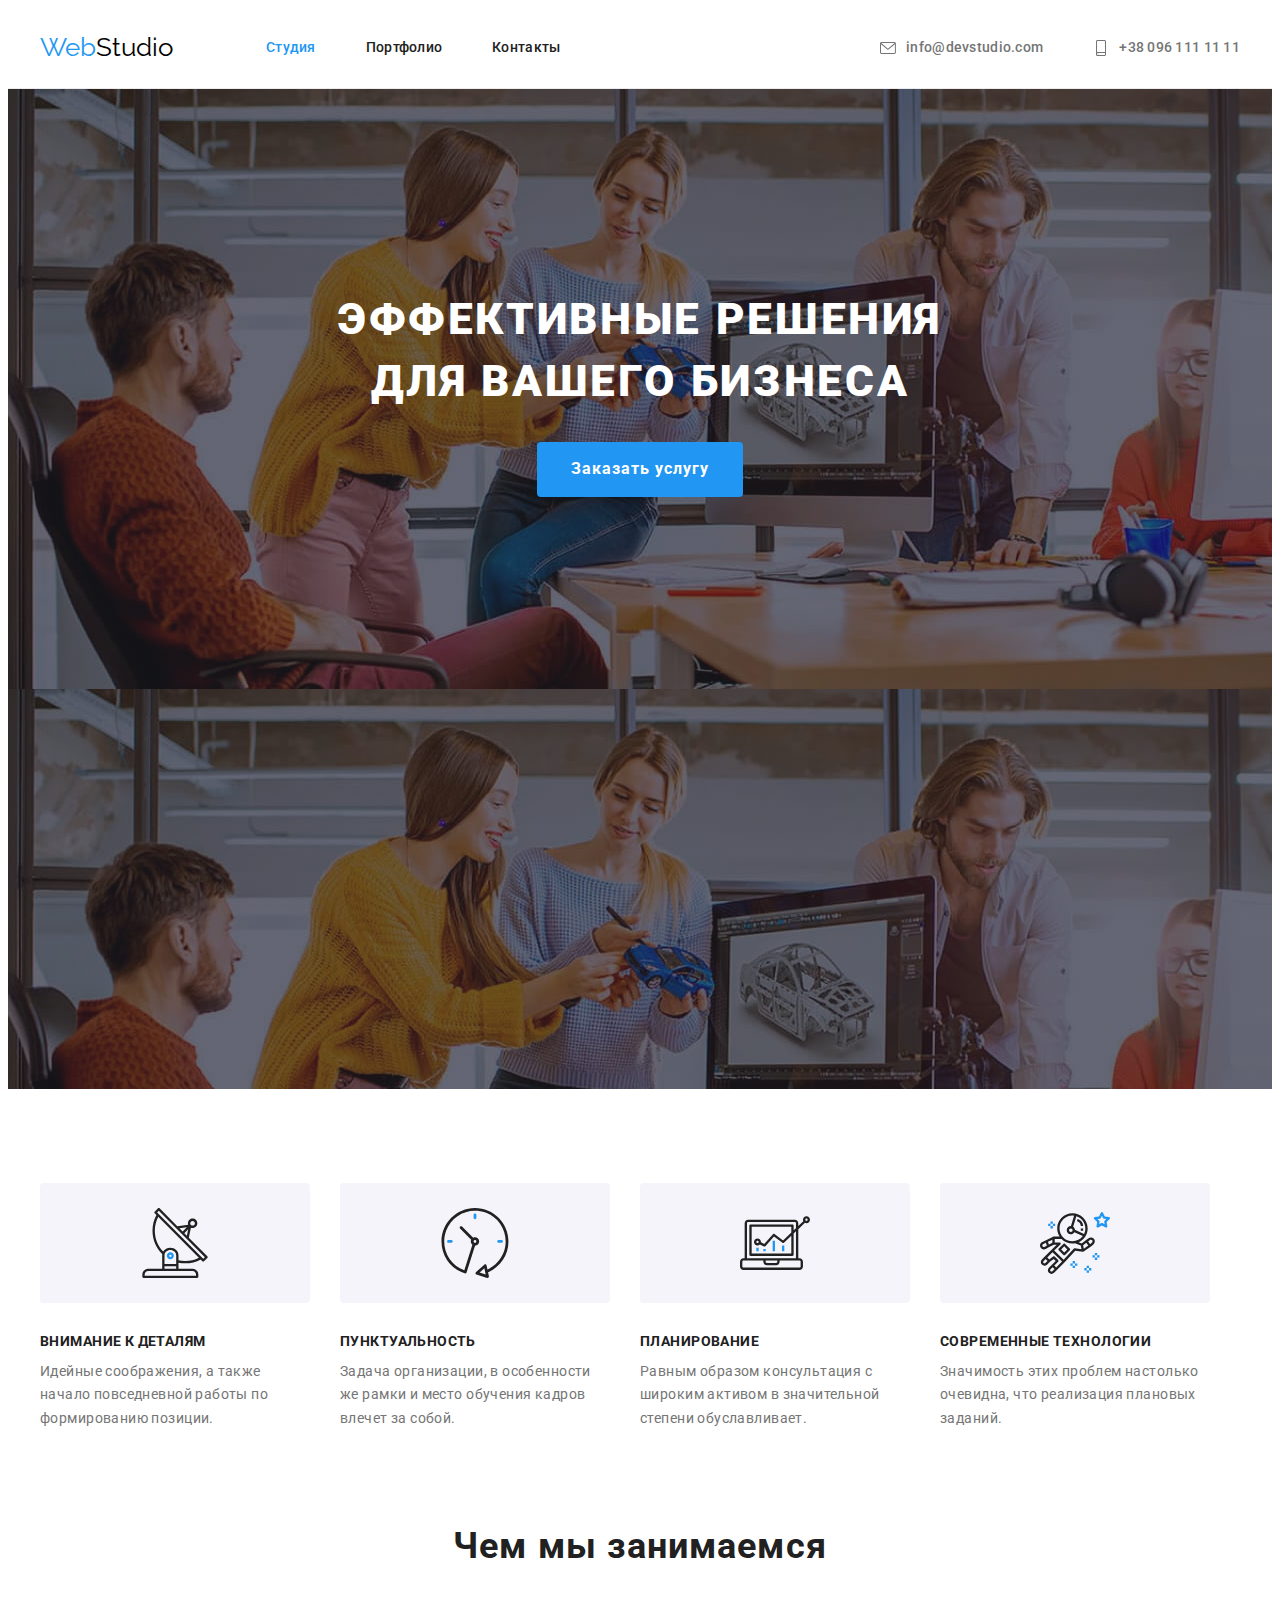
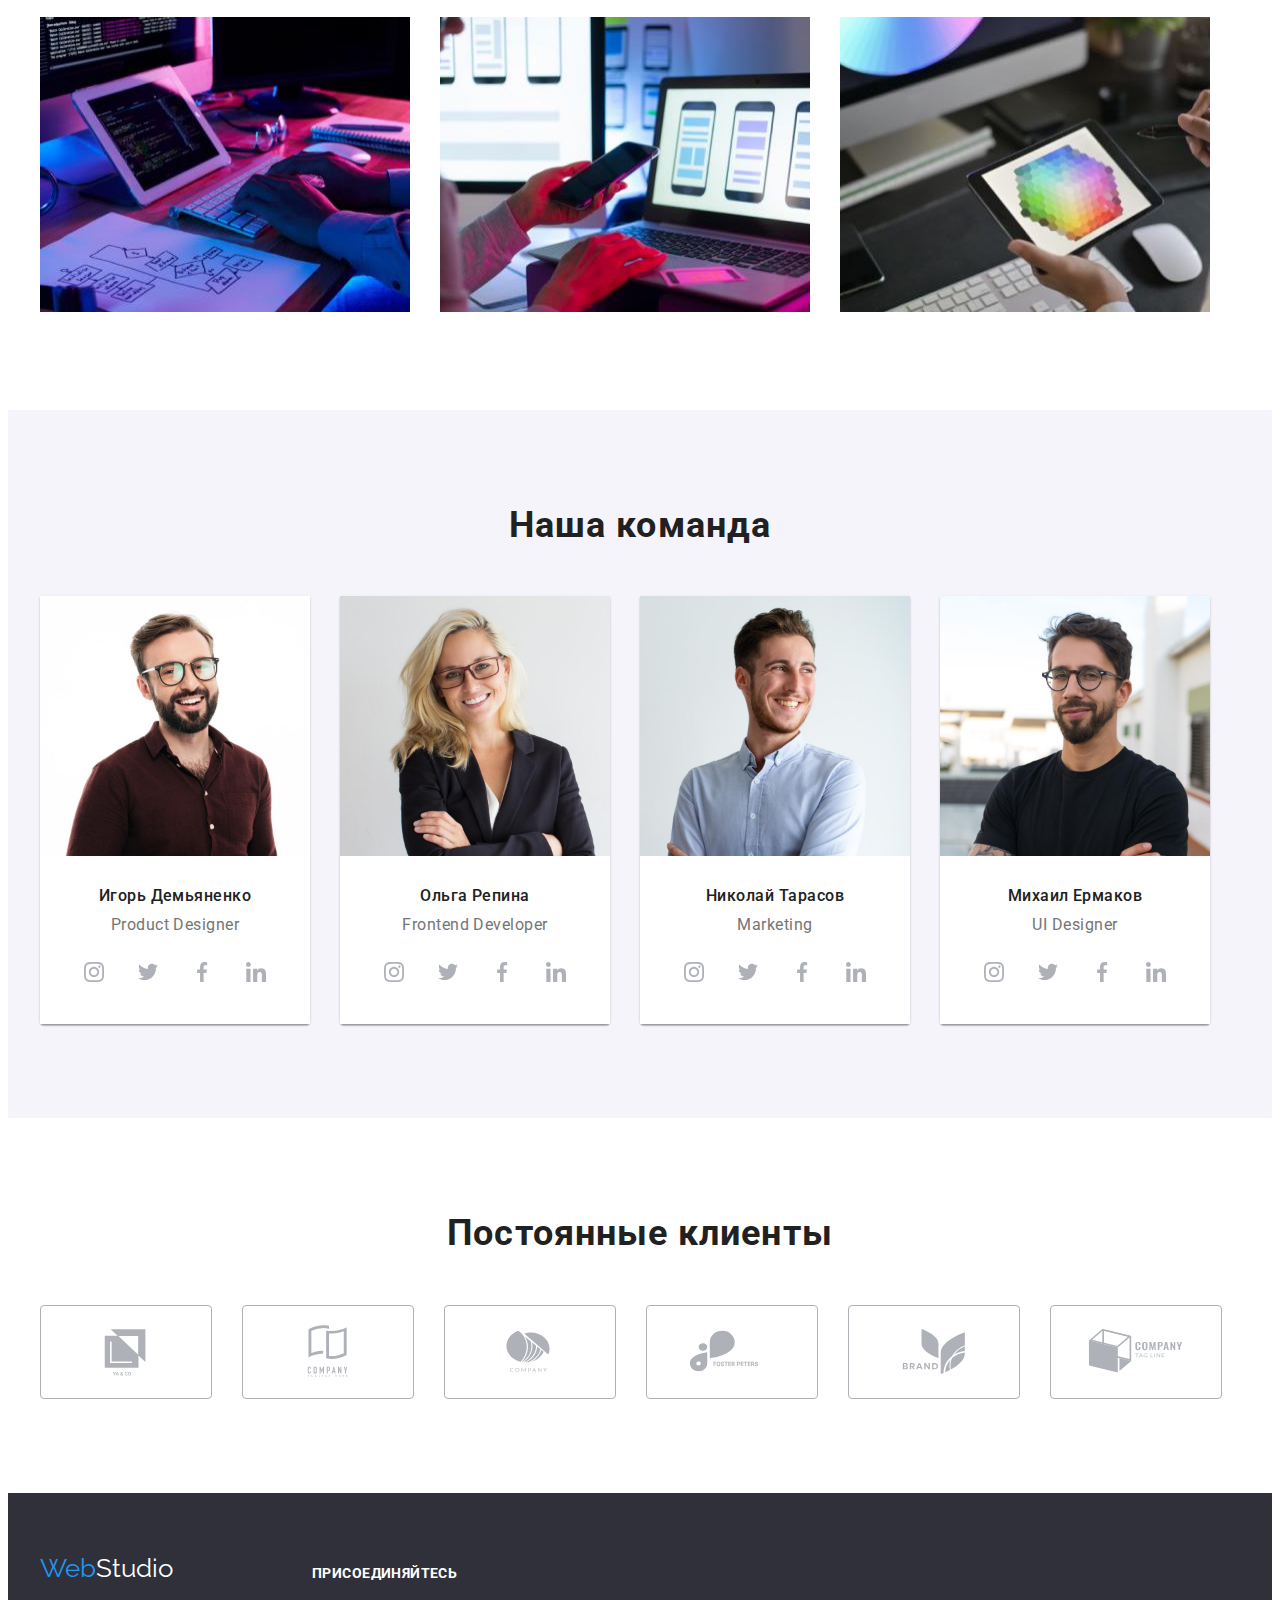
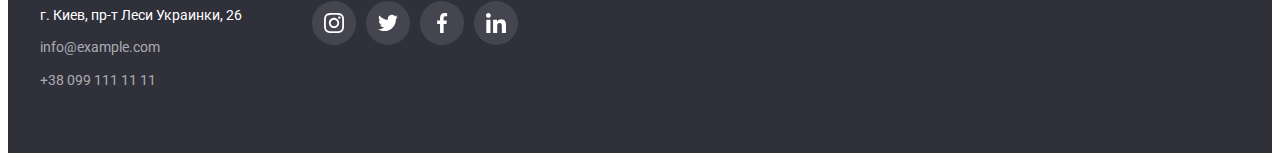
<file: index.html>
<!DOCTYPE html>
<html lang="ru">
<head>
    <meta charset="UTF-8">
    <meta http-equiv="X-UA-Compatible" content="IE=edge">
    <meta name="viewport" content="width=device-width, initial-scale=1.0">
    <title>WebStudio</title>
    
    <link rel="preconnect" href="https://fonts.googleapis.com">
    <link rel="preconnect" href="https://fonts.gstatic.com" crossorigin>
    <link href="https://fonts.googleapis.com/css2?family=Raleway:wght@700&family=Roboto:wght@400;500;700;900&display=swap" rel="stylesheet">
    
    <link rel="stylesheet" href="https://cdnjs.cloudflare.com/ajax/libs/modern-normalize/1.1.0/modern-normalize.min.css" integrity="sha512-wpPYUAdjBVSE4KJnH1VR1HeZfpl1ub8YT/NKx4PuQ5NmX2tKuGu6U/JRp5y+Y8XG2tV+wKQpNHVUX03MfMFn9Q==" crossorigin="anonymous" referrerpolicy="no-referrer">
    
    <link rel="stylesheet" href="./css/style.css">
</head>

<body class="body">
    <header class="header"> 
        <div class="page-header conteiner">
            
            <a href="./index.html" class="logo"><span class="logo-web">Web</span>Studio</a>
            
            <nav>                
                <ul class="site-nav list">
                    <li class="item">
                        <a href="./index.html" class="link current">Cтудия</a>
                    </li>
                    <li class="item">
                        <a href="./portfolio.html" class="link">Портфолио</a>
                    </li>
                    <li class="item">
                        <a href="#" class="link">Контакты</a>
                    </li>
                </ul>        
            </nav>

            <ul class="contact list">
                <li class="item">
                     
                    <a href="mailto:info@devstudio.com" class="contact-item">
                        <svg class="contact-icon" width="16" height="16">
                            <use href="./images/icon.svg#icon-envelope" class="icon-envelope"></use>
                        </svg>info@devstudio.com
                    </a>
                </li>

                <li class="item">
                    
                    <a href="tel:+380961111111" class="contact-item">
                        <svg class="contact-icon" width="16" height="16">
                            <use href="./images/icon.svg#icon-smartphone" class="icon-smartphone"></use>
                        </svg>
                        +38 096 111 11 11</a>
                </li>
            </ul>
            
        </div>       
        
    </header>
    <main>
        <section class="hat">
            <div class="overlay">
                <h1 class="hat-title">Эффективные решения<br>для вашего бизнеса</h1>
                <button type="button" class="button">Заказать услугу</button>
            </div>
                
        </section>

        <section class="feature section">
            
            <div class="conteiner">

                <ul class="features list">
                    
                    <li class="item">
                        <div class="features-icon">
                            <svg class="" width="70" height="70">
                                <use href="./images/icon.svg#icon-antenna"></use>
                            </svg>
                        </div>
                        
                        <h3 class="features-title">Внимание к деталям</h3>
                        <p class="features-text">
                            Идейные соображения, а также начало повседневной работы по формированию позиции.
                        </p>
                    </li>

                    <li class="item">
                        <div class="features-icon">
                            <svg class="" width="70" height="70">
                                <use href="./images/icon.svg#icon-clock"></use>
                            </svg>
                        </div>
                        <h3 class="features-title">Пунктуальность</h3>
                        <p class="features-text">
                            Задача организации, в особенности же рамки и место обучения кадров влечет за собой.
                        </p>
                    </li>

                    <li class="item">
                        <div class="features-icon">
                            <svg class="" width="70" height="70">
                                <use href="./images/icon.svg#icon-diagram"></use>
                            </svg>
                        </div>
                        <h3 class="features-title">Планирование</h3>
                        <p class="features-text">
                            Равным образом консультация с широким активом в значительной степени обуславливает.
                        </p>
                    </li>

                    <li class="item">
                        <div class="features-icon">
                            <svg class="" width="70" height="70">
                                <use href="./images/icon.svg#icon-astronaut"></use>
                            </svg>
                        </div>
                        <h3 class="features-title">Современные технологии</h3>
                        <p class="features-text">
                            Значимость этих проблем настолько очевидна, что реализация плановых заданий.
                        </p>
                    </li>
                    
                </ul>

            </div>
                                  
        </section>
        
        <section class="work section">
            <div class="conteiner">
                
                <h2 class="work-title">Чем мы занимаемся</h2>

                <ul class="work-list list">
                    
                    <li class="item">
                        <img src="./images/img1.jpg" alt="Дизайн" width="370" height="295">
                    </li>

                    <li class="item">
                        <img src="./images/img2.jpg" alt="Пишем код" width="370" height="295">
                    </li>

                    <li class="item">
                        <img src="./images/img3.jpg" alt="Стилизируем" width="370" height="295">
                    </li>
                </ul>

            </div>
            
        </section>

        <section class="team section">
            <div class="conteiner">
                <h2 class="team-title">Наша команда</h2>
                <ul class="team-list list">
                    <li class="team-list-item item">
                        <img src="./images/igor_demyanenko.jpg" alt="Игорь Демьяненко" width="270" height="260" class="team-pic">
                        <div class="team-blok">
                            <h3 class="team-name">Игорь Демьяненко</h3>
                            <p class="team-career">Product Designer</p>
                            <div class="team-social-blok">
                                <ul class="team-social-list list">
                                    <li class="item">
                                        <a href="#" class="team-social-link">
                                            <svg class="team-social-icon" height="20" width="20">
                                                <use href="./images/icon.svg#icon-instagram" class="team-icon"></use>
                                            </svg>
                                        </a>                                    
                                    </li>

                                    <li class="item">
                                        <a href="#" class="team-social-link">
                                            <svg class="team-social-icon" height="20" width="20">
                                                <use href="./images/icon.svg#icon-twitter" class="team-icon"></use>
                                            </svg>
                                        </a>
                                    </li>

                                    <li class="item">
                                        <a href="#" class="team-social-link">
                                            <svg class="team-social-icon" height="20" width="20">
                                                <use href="./images/icon.svg#icon-facebook" class="team-icon"></use>
                                            </svg>
                                        </a>
                                    </li>

                                    <li class="item">
                                        <a href="#" class="team-social-link">
                                            <svg class="team-social-icon" height="20" width="20">
                                                <use href="./images/icon.svg#icon-linkedin" class="team-icon"></use>
                                            </svg>
                                        </a>
                                    </li>
                                </ul>
                            </div>                    
                        </div>                    
                    </li>

                    <li class="team-list-item item">
                        <img src="./images/olga_repina.jpg" alt="Ольга Репина" width="270" height="260" class="team-pic">
                        <div class="team-blok">
                            <h3 class="team-name">Ольга Репина</h3>
                            <p class="team-career">Frontend Developer</p>
                            <div class="team-social-blok">
                                <ul class="team-social-list list">
                                    <li class="item">
                                        <a href="#" class="team-social-link">
                                            <svg class="team-social-icon" height="20" width="20">
                                                <use href="./images/icon.svg#icon-instagram" class="team-icon"></use>
                                            </svg>
                                        </a>                                    
                                    </li>

                                    <li class="item">
                                        <a href="#" class="team-social-link">
                                            <svg class="team-social-icon" height="20" width="20">
                                                <use href="./images/icon.svg#icon-twitter" class="team-icon"></use>
                                            </svg>
                                        </a>
                                    </li>

                                    <li class="item">
                                        <a href="#" class="team-social-link">
                                            <svg class="team-social-icon" height="20" width="20">
                                                <use href="./images/icon.svg#icon-facebook" class="team-icon"></use>
                                            </svg>
                                        </a>
                                    </li>

                                    <li class="item">
                                        <a href="#" class="team-social-link">
                                            <svg class="team-social-icon" height="20" width="20">
                                                <use href="./images/icon.svg#icon-linkedin" class="team-icon"></use>
                                            </svg>
                                        </a>
                                    </li>
                                </ul>
                            </div>

                        </div>                    
                    </li>

                    <li class="team-list-item item">
                        <img src="./images/nikolay_tarasov.jpg" alt="Николай Тарасов" width="270" height="260" class="team-pic">
                        <div class="team-blok">
                            <h3 class="team-name">Николай Тарасов</h3>
                            <p class="team-career">Marketing</p>
                            <div class="team-social-blok">
                                <ul class="team-social-list list">
                                    <li class="item">
                                        <a href="#" class="team-social-link">
                                            <svg class="team-social-icon" height="20" width="20">
                                                <use href="./images/icon.svg#icon-instagram" class="team-icon"></use>
                                            </svg>
                                        </a>                                    
                                    </li>

                                    <li class="item">
                                        <a href="#" class="team-social-link">
                                            <svg class="team-social-icon" height="20" width="20">
                                                <use href="./images/icon.svg#icon-twitter" class="team-icon"></use>
                                            </svg>
                                        </a>
                                    </li>

                                    <li class="item">
                                        <a href="#" class="team-social-link">
                                            <svg class="team-social-icon" height="20" width="20">
                                                <use href="./images/icon.svg#icon-facebook" class="team-icon"></use>
                                            </svg>
                                        </a>
                                    </li>

                                    <li class="item">
                                        <a href="#" class="team-social-link">
                                            <svg class="team-social-icon" height="20" width="20">
                                                <use href="./images/icon.svg#icon-linkedin" class="team-icon"></use>
                                            </svg>
                                        </a>
                                    </li>
                                </ul>
                            </div>
                        </div>                    
                    </li>

                    <li class="team-list-item item">
                        <img src="./images/mikhail_ermakov.jpg" alt="Михаил Ермаков" width="270" height="260" class="team-pic">
                        <div class="team-blok">
                            <h3 class="team-name">Михаил Ермаков</h3>
                            <p class="team-career">UI Designer</p>
                            <div class="team-social-blok">
                                <ul class="team-social-list list">
                                    <li class="item">
                                        <a href="#" class="team-social-link">
                                            <svg class="team-social-icon" height="20" width="20">
                                                <use href="./images/icon.svg#icon-instagram" class="team-icon"></use>
                                            </svg>
                                        </a>                                    
                                    </li>

                                    <li class="item">
                                        <a href="#" class="team-social-link">
                                            <svg class="team-social-icon" height="20" width="20">
                                                <use href="./images/icon.svg#icon-twitter" class="team-icon"></use>
                                            </svg>
                                        </a>
                                    </li>

                                    <li class="item">
                                        <a href="#" class="team-social-link">
                                            <svg class="team-social-icon" height="20" width="20">
                                                <use href="./images/icon.svg#icon-facebook" class="team-icon"></use>
                                            </svg>
                                        </a>
                                    </li>

                                    <li class="item">
                                        <a href="#" class="team-social-link">
                                            <svg class="team-social-icon" height="20" width="20">
                                                <use href="./images/icon.svg#icon-linkedin" class="team-icon"></use>
                                            </svg>
                                        </a>
                                    </li>
                                </ul>
                            </div>
                        </div>
                    </li>

                </ul>

            </div>
            
        </section>

        <section class="clients section">
            <div class="conteiner">
                <h2 class="clients-title">Постоянные клиенты</h2>
                <ul class="clients-list list">
                    
                    <li class="clients-item item">
                       <a href="#" class="clients-link">
                        <svg class="clients-icon" width="106" height="60">
                            <use href="./images/icon.svg#icon-client-one" class="client-one"></use>
                        </svg>
                       </a> 
                    </li>
                    <li class="clients-item item">
                       <a href="#" class="clients-link">
                        <svg class="clients-icon" width="106" height="60">
                            <use href="./images/icon.svg#icon-client-two" class="client-two"></use>
                        </svg>
                       </a> 
                    </li>
                    <li class="clients-item item">
                       <a href="#" class="clients-link">
                        <svg class="clients-icon" width="106" height="60">
                            <use href="./images/icon.svg#icon-client-three" class="client-three"></use>
                        </svg>
                       </a> 
                    </li>
                    <li class="clients-item item">
                       <a href="#" class="clients-link">
                        <svg class="clients-icon" width="106" height="60">
                            <use href="./images/icon.svg#icon-client-four" class="client-four"></use>
                        </svg>
                       </a> 
                    </li>
                    <li class="clients-item item">
                       <a href="#" class="clients-link">
                        <svg class="clients-icon" width="106" height="60">
                            <use href="./images/icon.svg#icon-client-five" class="client-five"></use>
                        </svg>
                       </a> 
                    </li>
                    <li class="clients-item item">
                       <a href="#" class="clients-link">
                        <svg class="clients-icon" width="106" height="60">
                            <use href="./images/icon.svg#icon-client-six" class="client-six"></use>
                        </svg>
                       </a> 
                    </li>
                </ul>
            </div>
        </section>
    </main> 
    <footer class="footer">
        <div class="conteiner">
            <div class="footer-page">
                <a href="./index.html" class="logo">
                    <span class="logo-web">Web</span>Studio
                </a>
                <address  class="footer-address">
                    <ul class="address-list list">
                        <li class="item">г. Киев, пр-т Леси Украинки, 26</li>
        
                        <li class="item">
                            <a href="mailto:info@example.com" class="footer-link">info@example.com</a>
                        </li>
                        
                        <li class="item">
                            <a href="tel:+380991111111" class="footer-link">+38 099 111 11 11</a>
                        </li>
                    </ul>
                </address>
            </div>
            <div class="footer-social">
                <h3 class="footer-title">ПРИСОЕДИНЯЙТЕСЬ</h3>
                <ul class="footer-social-list list">
                    <li class="footer-social-item item">
                        <a class="footer-social-link">
                            <svg class="footer-social-icon" width="20" height="20">
                                <use href="./images/icon.svg#icon-instagram"></use>
                            </svg>
                        </a>
                    </li>
                    <li class="footer-social-item item">
                        <a class="footer-social-link">
                            <svg class="footer-social-icon" width="20" height="20">
                                <use href="./images/icon.svg#icon-twitter"></use>
                            </svg>
                        </a>
                    </li>
                    <li class="footer-social-item item">
                        <a class="footer-social-link">
                            <svg class="footer-social-icon" width="20" height="20">
                                <use href="./images/icon.svg#icon-facebook"></use>
                            </svg>
                        </a>
                    </li>
                    <li class="footer-social-item item">
                        <a class="footer-social-link">
                            <svg class="footer-social-icon" width="20" height="20">
                                <use href="./images/icon.svg#icon-linkedin"></use>
                            </svg>
                        </a>
                    </li>
                </ul>
            </div>
        </div>
        
        
    </footer>   
</body>
</html>
</file>
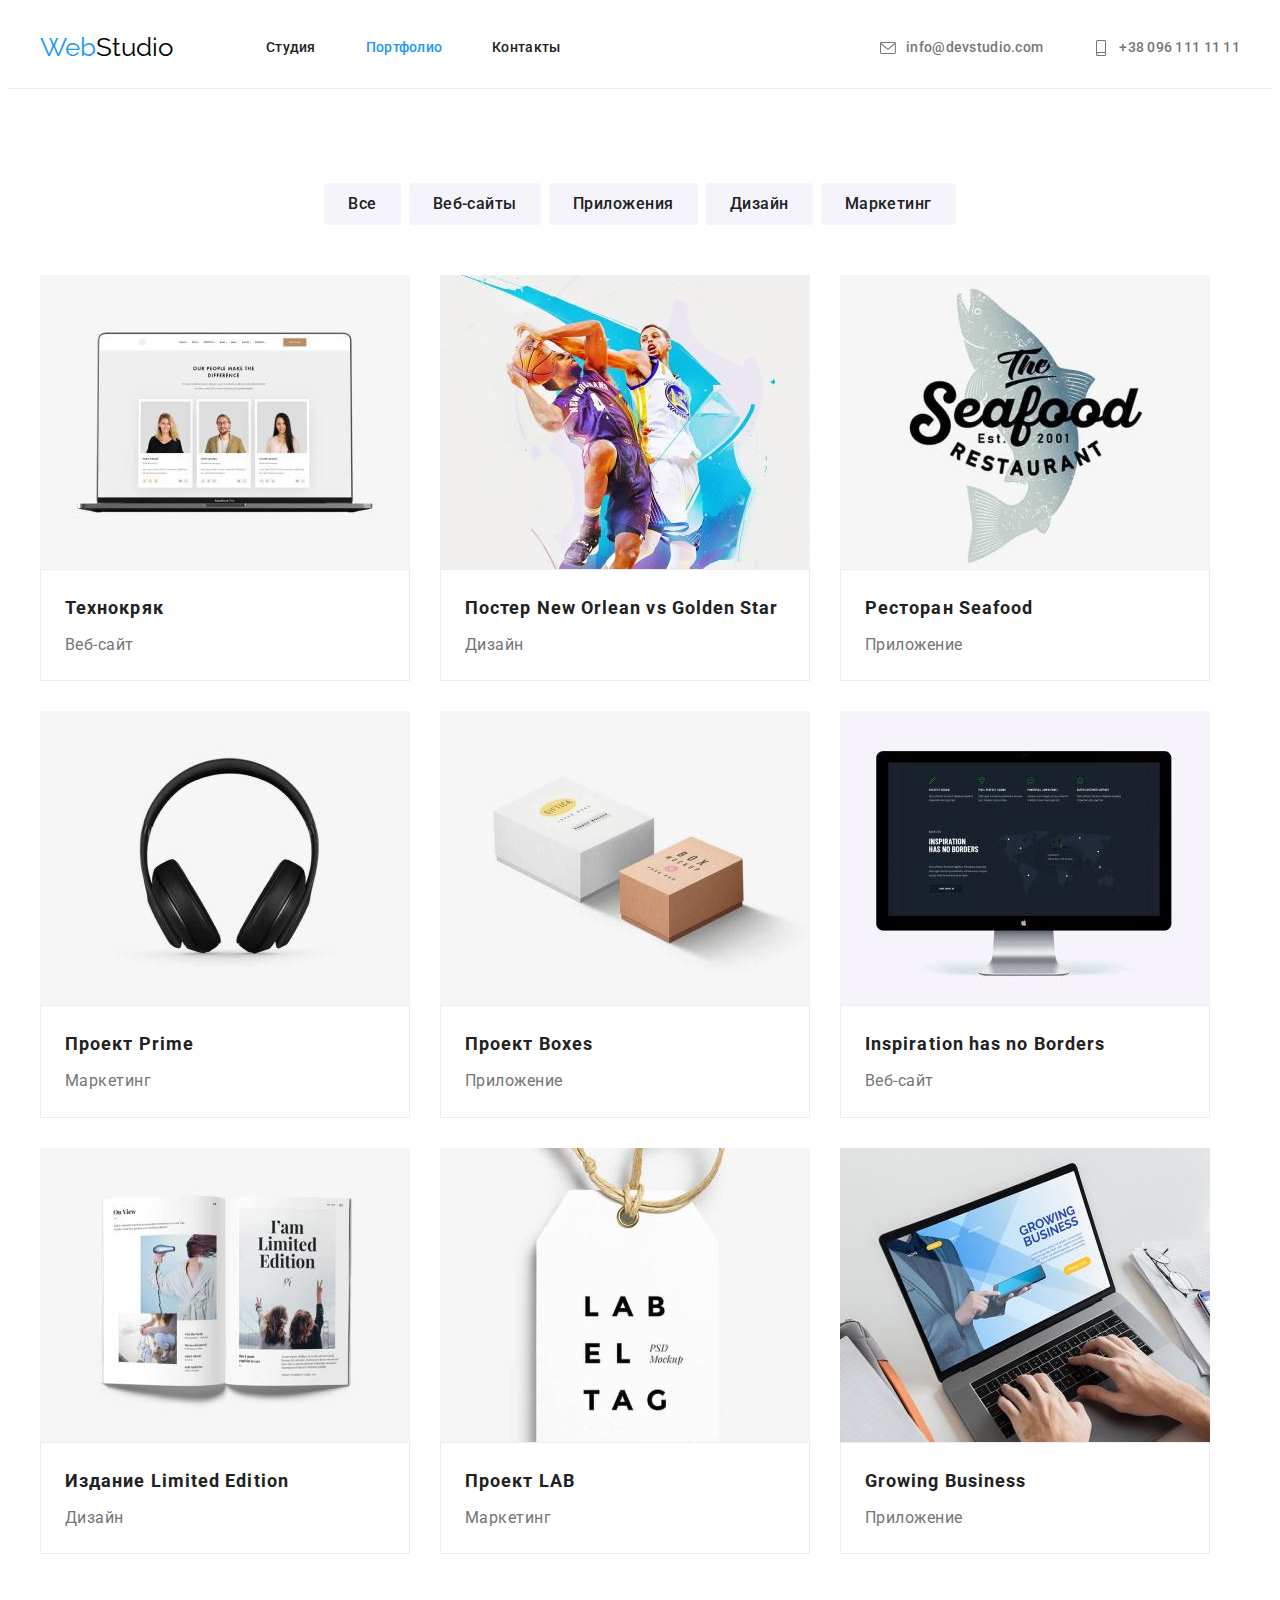
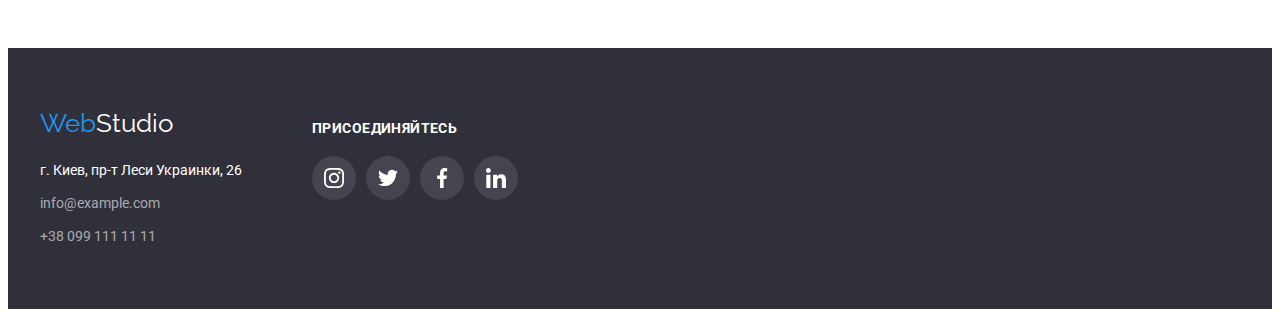
<file: portfolio.html>
<!DOCTYPE html>
<html lang="ru">
<head>
    <meta charset="UTF-8">
    <meta http-equiv="X-UA-Compatible" content="IE=edge">
    <meta name="viewport" content="width=device-width, initial-scale=1.0">
    <title>Portfolio</title>
    
    <link rel="preconnect" href="https://fonts.googleapis.com">
    <link rel="preconnect" href="https://fonts.gstatic.com" crossorigin>
    <link href="https://fonts.googleapis.com/css2?family=Raleway:wght@700&family=Roboto:wght@400;500;700;900&display=swap" rel="stylesheet">
    
    <link rel="stylesheet" href="https://cdnjs.cloudflare.com/ajax/libs/modern-normalize/1.1.0/modern-normalize.min.css" integrity="sha512-wpPYUAdjBVSE4KJnH1VR1HeZfpl1ub8YT/NKx4PuQ5NmX2tKuGu6U/JRp5y+Y8XG2tV+wKQpNHVUX03MfMFn9Q==" crossorigin="anonymous" referrerpolicy="no-referrer">
   
    <link rel="stylesheet" href="./css/style.css">
    
</head>
<body class="body">
    <header class="header">
        <div class="page-header conteiner">
            
            <a href="./index.html" class="logo"><span class="logo-web">Web</span>Studio</a>
            
            <nav>                
                <ul class="site-nav list">
                    <li class="item">
                        <a href="./index.html" class="link">Cтудия</a>
                    </li>
                    <li class="item">
                        <a href="./portfolio.html" class="link current">Портфолио</a>
                    </li>
                    <li class="item">
                        <a href="#" class="link">Контакты</a>
                    </li>
                </ul>        
            </nav>

            <ul class="contact list">
                <li class="item">
                     
                    <a href="mailto:info@devstudio.com" class="contact-item">
                        <svg class="contact-icon" width="16" height="16">
                            <use href="./images/icon.svg#icon-envelope" class="icon-envelope"></use>
                        </svg>info@devstudio.com
                    </a>
                </li>

                <li class="item">
                    
                    <a href="tel:+380961111111" class="contact-item">
                        <svg class="contact-icon" width="16" height="16">
                            <use href="./images/icon.svg#icon-smartphone" class="icon-smartphone"></use>
                        </svg>
                        +38 096 111 11 11</a>
                </li>
            </ul>
            
        </div>       
        
    </header>
                       
    <main>        
        <section class="portfolio section">
            <h2 class="portfolio-title">Проэкты</h2>
            <div class="conteiner">
                <ul class="filter list">
                    <li class="filter-item item">
                        <button type="button" class="filter-button current">Все</button>                    
                    </li>
                    <li class="item">
                        <button type="button" class="filter-button">Веб-сайты</button>
                    </li>
                    <li class="item">
                        <button type="button" class="filter-button">Приложения</button>
                    </li>                
                    <li class="item">
                        <button type="button" class="filter-button">Дизайн</button>                    
                    </li>
                    <li class="item">
                        <button type="button" class="filter-button">Маркетинг</button>                    
                    </li>
                </ul>
           
                <ul class="projects list">
                    <li class="projects-item item">
                        <a href="" class="projects-link">
                            <img src="./images/imgtechnokryak.jpg" alt="Веб-сайт Технокряк" width="370" height="294" class="projects-pic">
                            <div class="projects-blok">
                                <h3 class="projects-title">Технокряк</h3>
                                <p class="projects-text">Веб-сайт</p> 
                            </div>
                        </a>                        
                    </li>
                    <li class="projects-item item">
                        <a href="" class="projects-link">
                            <img src="./images/imgposter.jpg" alt="Постер" width="370" height="294" class="projects-pic">
                            <div class="projects-blok">
                                <h3 class="projects-title">Постер New Orlean vs Golden Star</h3>
                                <p class="projects-text">Дизайн</p> 
                            </div>
                        </a>                        
                    </li>
                    <li class="projects-item item">
                        <a href="" class="projects-link">
                            <img src="./images/imgrest.jpg" alt="Приложение Seafood" width="370" height="294" class="projects-pic">
                            <div class="projects-blok">
                                <h3 class="projects-title">Ресторан Seafood</h3>
                                <p class="projects-text">Приложение</p>  
                            </div>
                        </a>                        
                    </li>
                    <li class="projects-item item">
                        <a href="" class="projects-link">
                            <img src="./images/imgprime.jpg" alt="Маркетинг проект Prime" width="370" height="294" class="projects-pic">
                            <div class="projects-blok">
                                <h3 class="projects-title">Проект Prime</h3>
                                <p class="projects-text">Маркетинг</p> 
                            </div>
                        </a>                        
                    </li>
                    <li class="projects-item item">
                        <a href="" class="projects-link">
                            <img src="./images/imgbox.jpg" alt="Приложение Boxes" width="370" height="294" class="projects-pic">
                            <div class="projects-blok">
                                <h3 class="projects-title">Проект Boxes</h3>
                                <p class="projects-text">Приложение</p>
                            </div>
                        </a>                        
                    </li>
                    <li class="projects-item item">
                        <a href="" class="projects-link">
                            <img src="./images/imginspiration.jpg" alt="Веб-сайт Inspiration has no Borders" width="370" height="294" class="projects-pic">
                            <div class="projects-blok">
                                <h3 class="projects-title">Inspiration has no Borders</h3>
                                <p class="projects-text">Веб-сайт</p> 
                            </div>
                        </a>                        
                    </li>
                    <li class="projects-item item">
                        <a href="" class="projects-link">
                            <img src="./images/imgizdanie.jpg" alt="Дизайн Издания" width="370" height="294" class="projects-pic">
                            <div class="projects-blok">
                                <h3 class="projects-title">Издание Limited Edition</h3>
                                <p class="projects-text">Дизайн</p> 
                            </div>
                        </a>                        
                    </li>
                    <li class="projects-item item">
                        <a href="" class="projects-link">
                            <img src="./images/imglab.jpg" alt="Маркетинг проект LAB" width="370" height="294" class="projects-pic">
                            <div class="projects-blok">
                                <h3 class="projects-title">Проект LAB</h3>
                                <p class="projects-text">Маркетинг</p> 
                            </div>
                        </a>                        
                    </li>
                    <li class="projects-item item">
                        <a href="" class="projects-link">
                            <img src="./images/imggrowing.jpg" alt="Приложение Growing Business" width="370" height="294" class="projects-pic">
                            <div class="projects-blok">
                                <h3 class="projects-title">Growing Business</h3>
                                <p class="projects-text">Приложение</p>
                            </div>
                        </a>                        
                    </li>   
                </ul>
            </div>
            
        </section>        
    </main> 
    <footer class="footer">
        <div class="conteiner">
            <div class="footer-page">
                <a href="./index.html" class="logo">
                    <span class="logo-web">Web</span>Studio
                </a>
                <address  class="footer-address">
                    <ul class="address-list list">
                        <li class="item">г. Киев, пр-т Леси Украинки, 26</li>
        
                        <li class="item">
                            <a href="mailto:info@example.com" class="footer-link">info@example.com</a>
                        </li>
                        
                        <li class="item">
                            <a href="tel:+380991111111" class="footer-link">+38 099 111 11 11</a>
                        </li>
                    </ul>
                </address>
            </div>
            <div class="footer-social">
                <h3 class="footer-title">ПРИСОЕДИНЯЙТЕСЬ</h3>
                <ul class="footer-social-list list">
                    <li class="footer-social-item item">
                        <a class="footer-social-link">
                            <svg class="footer-social-icon" width="20" height="20">
                                <use href="./images/icon.svg#icon-instagram"></use>
                            </svg>
                        </a>
                    </li>
                    <li class="footer-social-item item">
                        <a class="footer-social-link">
                            <svg class="footer-social-icon" width="20" height="20">
                                <use href="./images/icon.svg#icon-twitter"></use>
                            </svg>
                        </a>
                    </li>
                    <li class="footer-social-item item">
                        <a class="footer-social-link">
                            <svg class="footer-social-icon" width="20" height="20">
                                <use href="./images/icon.svg#icon-facebook"></use>
                            </svg>
                        </a>
                    </li>
                    <li class="footer-social-item item">
                        <a class="footer-social-link">
                            <svg class="footer-social-icon" width="20" height="20">
                                <use href="./images/icon.svg#icon-linkedin"></use>
                            </svg>
                        </a>
                    </li>
                </ul>
            </div>
        </div>
        
        
    </footer> 
</body>
</html>
</file>
<file: css/style.css>
:root{
    /*text color*/
    --primery-text-color: #212121;
    --title-text-color: #ffffff;
    --second-text-color: #757575;
    --accent-text-color: #2196F3;
    --icon-text-color: #afb1b8;

    /*logo styles*/
    --logo-first-text-color: #2196F3;
    --logo-second-text-color: #000000;

    /*background color*/
    --main-background-color: #ffffff;
    --footer-background-color: #2F303A;
    --other-background-color: #f5f4fa;
    
    /*footer styles*/ 
    --footer-first-text-color: #ffffff;
    --footer-second-text-color: rgb(100%, 100%, 100%, 60%);
    --footer-accent-text-color: #2196F3;
    

    /*button styles*/
    --button-text-color: #ffffff;    
    --button-background-color: #2196F3;
    --button-accent-background-color: #188CE8;

    /*button portfolio styles*/
    --button-portfolio-text-color: #212121;
    --button-portfolio-background-color: #f5f4fa;
    --button-portfolio-accent-text-color: #ffffff;
    --button-portfolio-accent-background-color: #2196F3;
}

/*body styles*/
.body {
    background-color: var(--main-background-color);
    color: var(--primery-text-color);
    font-family: roboto, sans-serif;    
}

.conteiner {   
    width: 1200px; 
    padding-left: 15px;
    padding-right: 15px;
    margin: 0 auto;
}

.list {
    padding: 0;
    margin: 0;
    list-style: none;
}

.section {
    padding-top: 94px;
    padding-bottom: 94px;    
}

/*header styles*/
.header {
    border-bottom: 1px solid #ECECEC;
}

.page-header {
    display: flex;
    align-items: center;
}

.page-header .logo {
    padding-top: 24px;
    padding-bottom: 25px;
    margin-right: 93px;

    color: var(--logo-second-text-color);
    font-family: 'Raleway', sans-serif;
    font-size: 26px;
    line-height: 1.2;
    text-decoration: none;    
}

.logo-web {
    color: var(--logo-first-text-color);
}

.site-nav {
    display: flex;    
}

.site-nav .item + .item {
    margin-left: 50px;
}

.site-nav .link {
    display: block;
    padding-top: 32px;
    padding-bottom: 32px;

    color: var(--primery-text-color);
    font-weight: 500;    
    font-size: 14px;
    line-height: 1.14;
    letter-spacing: 0.02em;
    text-decoration: none;    
}

.site-nav .link:hover,
.site-nav .link:focus {
    color: var(--accent-text-color);
}

.site-nav .link.current {
    color: var(--accent-text-color);
}

/*contact styles*/
.contact {
    display: flex;    
    margin-left: auto;   
}

.contact-item {
    display: flex;
    padding-top: 32px;
    padding-bottom: 32px;

    color: var(--second-text-color);       
    font-weight: 500;
    font-size: 14px;
    line-height: 1.14;
    letter-spacing: 0.02em;
    text-decoration: none;    
}

.contact-item:hover,
.contact-item:focus {
    color: var(--accent-text-color);    
}

.contact .item + .item {
    margin-left: 50px;

}

.contact-icon {    
    margin-right: 10px;
    fill: currentColor;
}

.icon-envelope {
    width: 16px;
    height: 12px;
}

.icon-smartphone {
    width: 10px;
    height: 16px;
}

/*main styles*/
/*hat styles*/

.hat {
    text-align: center;       
}

.overlay {
    max-width: 1600px;
    height: 600px;
    padding-top: 200px;
    padding-bottom: 200px;
    margin-left: auto;
    margin-right: auto;

    background: #C4C4C4;
    background-image: linear-gradient(
        to right,
        rgba(47, 48, 58, 0.4),
        rgba(47, 48, 58, 0.4)
    ),
    url('../images/hat_img.jpg');
}

.hat-title { 
    margin-top: 0;
    margin-bottom: 30px;

    color: var(--title-text-color);
    font-weight: 900;
    font-size: 44px;
    line-height: 1.4;    
    letter-spacing: 0.06em;
    text-transform: uppercase;
}

.button {
    display: flex;    
    min-width: 200px;
    padding: 10px 32px;
    margin-left: auto;
    margin-right: auto;
    align-items: center;
    border-radius: 4px;
    border-color: transparent;

    background-color: var(--button-background-color);
    color: var(--button-text-color);
    
    font-family: inherit;    
    font-weight: 700;
    font-size: 16px;
    line-height: 1.9;    
    letter-spacing: 0.06em;

    cursor: pointer;
}

.button:hover,
.button:focus {    
    background-color: var(--button-accent-background-color);
}

/*features styles*/
.features {
    display: flex;
}

.features .item {
    width: 270px;
}

.features .item + .item {
    margin-left: 30px;
}

.features-icon {
    display: flex;
    justify-content: center;
    align-items: center;
    height: 120px;
    margin-bottom: 30px;
    background-color: var(--other-background-color);
    border-radius: 4px;
}

.features-title {
    margin-top: 0;
    margin-bottom: 10px;

    font-weight: 700;
    font-size: 14px;
    line-height: 1.17;
    letter-spacing: 0.03em;
    text-transform: uppercase;    
}

.features-text {
    margin-top: 0;
    margin-bottom: 0;

    color: var(--second-text-color);

    font-size: 14px;
    line-height: 1.7;
    letter-spacing: 0.03em;
}

/*work styles*/
.work {
    padding-top: 0;
}

.work-title,
.team-title,
.clients-title {
    margin-top: 0;
    margin-bottom: 50px;

    font-weight: 700;
    font-size: 36px;
    line-height: 1.17;
    text-align: center;
    letter-spacing: 0.03em;
}

.work-list {
    display: flex;
}

.work-list .item + .item {
    margin-left: 30px;
}

/*team styles*/
.team.section {
    background-color: var(--other-background-color);
}

.team-list {
    display: flex;
}

.team-list .item + .item {
    margin-left: 30px;
}

.team-list-item {
    box-shadow: 0px 1px 3px rgba(0, 0, 0, 0.12), 0px 1px 1px rgba(0, 0, 0, 0.14), 0px 2px 1px rgba(0, 0, 0, 0.2);
    border-radius: 0px 0px 4px 4px;
}

.team-pic {
    display: block;
}

.team-blok {
    padding-top: 30px;
    padding-bottom: 30px;    
    background-color: var(--main-background-color);
}


.team-name {
    margin-top: 0;
    margin-bottom: 10px;

    font-weight: 500;
    font-size: 16px;
    line-height: 1.2;
    text-align: center;
    letter-spacing: 0.03em;
}

.team-career {
    margin-top: 0;
    margin-bottom: 16px;

    color: var(--second-text-color);
    font-size: 16px;
    line-height: 1.19;
    text-align: center;
    letter-spacing: 0.03em;
}

.team-social-blok {
    padding-left: 32px;
    padding-right: 32px;
}

.team-social-list {
    display: flex;    
}

.team-social-list .item {
    margin-bottom: 0;
    height: 44px;
    width: 44px;
}

.team-social-list .item + .item {
    margin-left: 10px;   
}

.team-social-link {
    display: flex;
    height: 100%;
    width: 100%;
    justify-content: center;
    align-items: center;
    color: var(--icon-text-color);

}

.team-social-link:hover,
.team-social-link:focus {    
    background-color: var(--accent-text-color);
    color: var(--title-text-color);
    border-radius: 50%;
}

.team-social-icon { 
    fill: currentColor;
    
}

/*clients styles*/
.clients-list {
    display: flex;
}

.clients-list .item + .item {
    margin-left: 30px;
}

.clients-item {
    display: block;
    width: 170px;
    height: 92px;
    border: 1px solid #AFB1B8;
    border-radius: 4px;
}

.clients-item:hover,
.clients-item:focus {
    border-color: var(--accent-text-color); 
}

.clients-link {
    display: flex;
    align-items: center;
    justify-content: center;
    width: 100%;
    height: 100%;
    color: var(--icon-text-color);
}

.clients-link:hover,
.clients-link:focus {
    color: var(--accent-text-color);
}

.clients-icon {
    fill: currentColor;
}

/*portfolio styles*/
.portfolio-title {
    display: none;
}

.filter {
    display: flex;
    justify-content: center;
    margin-bottom: 50px;    
}

.filter .item + .item {
    margin-left: 8px;
}

.filter-button {
    min-width: 73px;
    padding: 6px 22px;   
    margin: auto;
    align-items: center;
    border-radius: 4px;
    border-color: transparent;

    background-color: var(--button-portfolio-background-color);
    color: var(--button-portfolio-text-color);    
    font-family: inherit;
    font-weight: 500;
    font-size: 16px;
    line-height: 1.6;
    text-align: center;
    letter-spacing: 0.03em;
    
    cursor: pointer;
}

.filter-button:hover,
.filter-button:focus {
    background-color: var(--button-portfolio-accent-background-color);
    color: var(--button-portfolio-accent-text-color);
    box-shadow: 0px 3px 1px rgba(0, 0, 0, 0.1), 0px 1px 2px rgba(0, 0, 0, 0.08), 0px 2px 2px rgba(0, 0, 0, 0.12);    
}

.projects {
    display: flex;
    flex-wrap: wrap;    
}

.projects .item {
    margin-right: 30px;
    margin-bottom: 30px;    
}

.projects .item:nth-child(3n) {
    margin-right: 0px;
}

.projects .item:nth-child(n+7) {
    margin-bottom: 0px;
}

.projects-item {
    display: block;
}

.projects-item:hover,
.projects-item:focus {
    box-shadow: 0px 1px 1px rgba(0, 0, 0, 0.12),
     0px 4px 4px rgba(0, 0, 0, 0.06),
      1px 4px 6px rgba(0, 0, 0, 0.16);
}

.projects-link {
    text-decoration: none;
}

.projects-pic {
    display: block;
}

.projects-blok {    
    padding: 20px 24px;
    border: 1px solid #EEEEEE;
}

.projects-title {
    margin-top: 0;
    margin-bottom: 4px;

    color: var(--primery-text-color);
    font-weight: 700;
    font-size: 18px;
    line-height: 2;
    letter-spacing: 0.06em;
}

.projects-text {
    margin-top: 0;
    margin-bottom: 0;

    color: var(--second-text-color);
    font-size: 16px;
    line-height: 1.9;
    letter-spacing: 0.03em;
}


/*footer-styles*/
.footer {
    padding-top: 60px;
    padding-bottom: 60px;

    background-color: var(--footer-background-color);
    color: var(--footer-first-text-color);
}

.footer .conteiner {
    display: flex;
}


.footer-page .logo {
    display: block;   
    margin-bottom: 20px;
    color: var(--footer-first-text-color);

    font-family: 'Raleway', sans-serif;
    font-size: 26px;
    line-height: 1.2;
    text-decoration: none;
}

.footer-address {
    font-style: normal;
    font-weight: 400;
    font-size: 14px;
    line-height: 1.7;
}

.address-list .item + .item {
    margin-top: 9px;
}

.footer-link {
    color: var(--footer-second-text-color);
    text-decoration: none;
}

.footer-link:hover,
.footer-link:focus {
    color: var(--footer-accent-text-color);
}

.footer-social {
    margin-left: 70px;
}

.footer-title {
    margin-top: 0;
    margin-bottom: 0;
    padding-top: 12px;
    padding-bottom: 20px;
    color: var(--title-text-color);

    font-weight: 700;
    font-size: 14px;
    line-height: 16px;
    letter-spacing: 0.03em;
    text-transform: uppercase;
}

.footer-social-list {
    display: flex;
}

.footer-social-list .item + .item {
    margin-left: 10px;
}

.footer-social-item {
    width: 44px;
    height: 44px;
}

.footer-social-link {
    display: flex;
    align-items: center;
    justify-content: center;
    width: 100%;
    height: 100%;
    border-radius: 50%;
    color: var(--title-text-color);
    background-color: rgba(255, 255, 255, 0.1);
}

.footer-social-link:hover,
.footer-social-link:focus {
    background-color: var(--accent-text-color);
}

.footer-social-icon {
    fill: currentColor;
}
</file>
